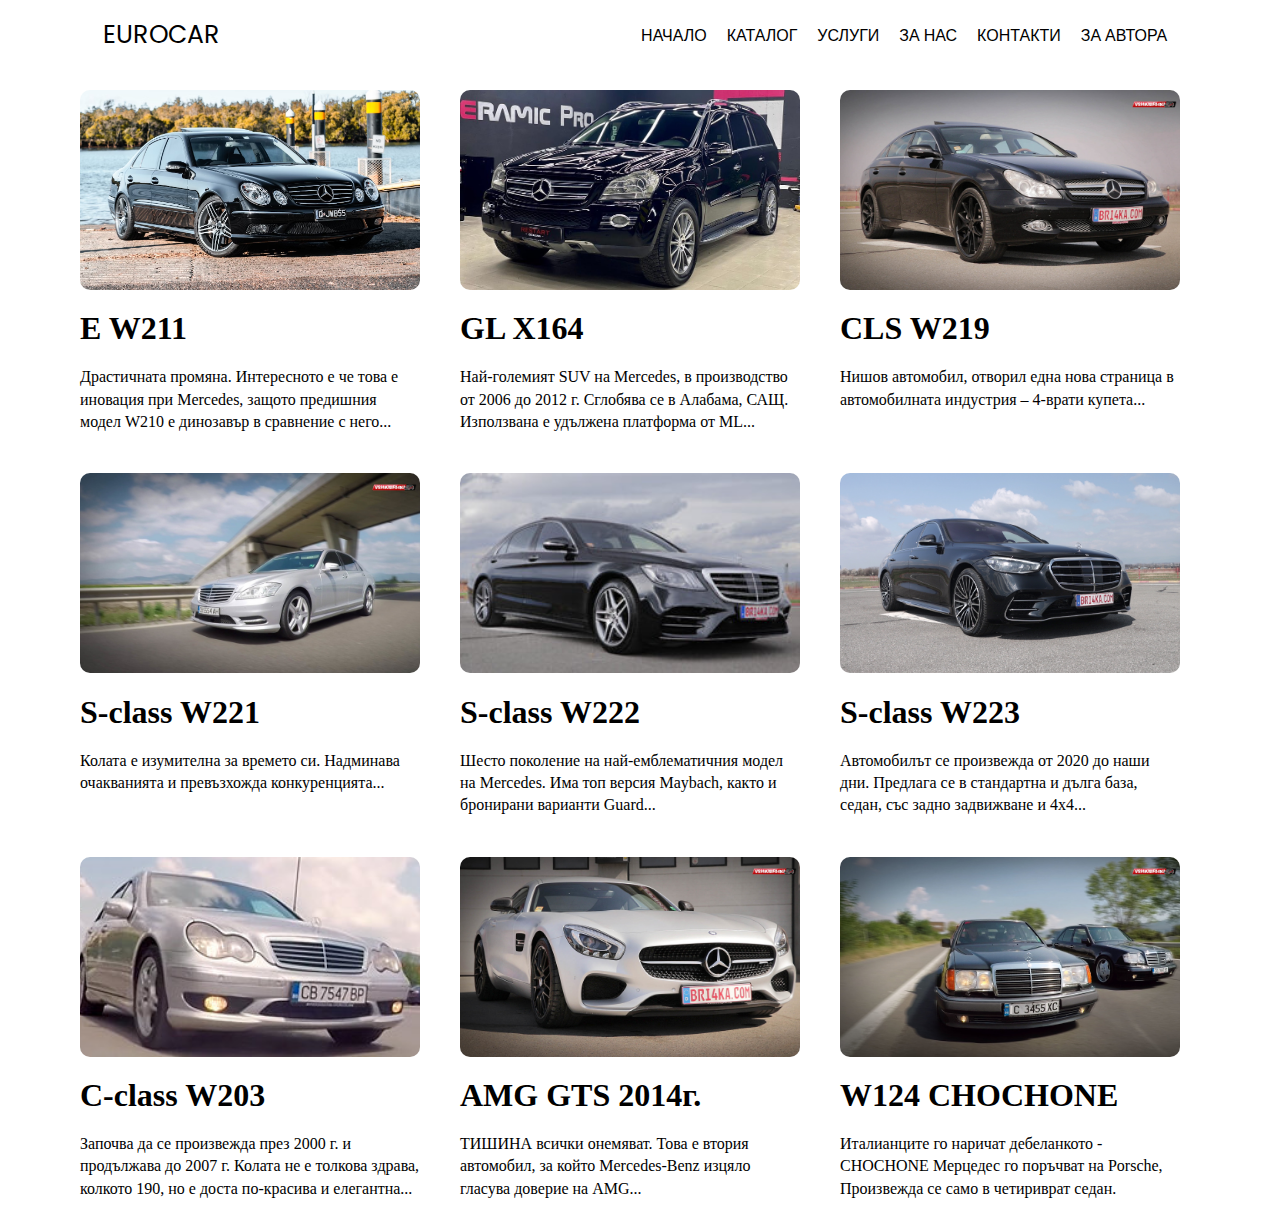
<file: catalog.html>
<!DOCTYPE html>
<html lang="en">
  <head>
    <meta charset="UTF-8" />
    <meta http-equiv="X-UA-Compatible" content="IE=edge" />
    <meta name="viewport" content="width=device-width, initial-scale=1.0" />
    <link rel="stylesheet" href="css/catalog.css" />
    <title>Каталог</title>
  </head>
  <body>
    <nav>
      <a href="index.html"><div class="logo" style="font-size: 25px">EuroCar</div></a>

      <div class="bars">
        <div class="bar"></div>
        <div class="bar"></div>
        <div class="bar"></div>
      </div>

      <ul class="nav-items">
        <li><a href="index.html">Начало</a></li>
        <li><a href="catalog.html">Каталог</a></li>
        <li><a href="services.html">Услуги</a></li>
        <li><a href="us.html">За нас</a></li>
        <li><a href="contacts.html">Контакти</a></li>
        <li><a href="avtor.html">За автора</a></li>
      </ul>
    </nav>
    <div class="content">
      <div class="car car1">
        <a href="#">
          <div class="zoomImg">
            <img src="images/cars/w211.avif" alt="w211" />
            <h1>E W211</h1>
          </div>
        </a>
        <p>
          Драстичната промяна. Интересното е че това е иновация при Mercedes,
          защото предишния модел W210 е динозавър в сравнение с него...
        </p>
      </div>
      <div class="car car2">
        <a href="#">
          <div class="zoomImg">
            <img src="images/cars/x164.jpeg" alt="x164" />
            <h1>GL X164</h1>
          </div>
        </a>
        <p>
          Най-големият SUV на Mercedes, в производство от 2006 до 2012 г.
          Сглобява се в Алабама, САЩ. Използвана е удължена платформа от ML...
        </p>
      </div>
      <div class="car car3">
        <a href="#">
          <div class="zoomImg">
            <img src="images/cars/w219.jpeg" alt="w219" />
            <h1>CLS W219</h1>
          </div>
        </a>
        <p>
          Нишов автомобил, отворил една нова страница в автомобилната индустрия
          – 4-врати купета...
        </p>
      </div>
      <div class="car car4">
        <a href="#">
          <div class="zoomImg">
            <img src="images/cars/w221.jpeg" alt="w221" />
            <h1>S-class W221</h1>
          </div>
        </a>
        <p>
          Колата е изумителна за времето си. Надминава очакванията и превъзхожда
          конкуренцията...
        </p>
      </div>
      <div class="car car5">
        <a href="#">
          <div class="zoomImg">
            <img src="images/cars/w222.jpeg" alt="w222" />
            <h1>S-class W222</h1>
          </div>
        </a>
        <p>
          Шесто поколение на най-емблематичния модел на Mercedes. Има топ версия
          Maybach, както и бронирани варианти Guard...
        </p>
      </div>
      <div class="car car6">
        <a href="#">
          <div class="zoomImg">
            <img src="images/cars/w223.jpeg" alt="w223" />
            <h1>S-class W223</h1>
          </div>
        </a>
        <p>
          Автомобилът се произвежда от 2020 до наши дни. Предлага се в
          стандартна и дълга база, седан, със задно задвижване и 4х4...
        </p>
      </div>
      <div class="car car7">
        <a href="#">
          <div class="zoomImg">
            <img src="images/cars/w203.jpeg" alt="w203" />
            <h1>C-class W203</h1>
          </div>
        </a>
        <p>
          Започва да се произвежда през 2000 г. и продължава до 2007 г. Колата
          не е толкова здрава, колкото 190, но е доста по-красива и елегантна...
        </p>
      </div>
      <div class="car car8">
        <a href="#">
          <div class="zoomImg">
            <img src="images/cars/gt.jpeg" alt="gt" />
            <h1>AMG GTS 2014г.</h1>
          </div>
        </a>
        <p>
          ТИШИНА всички онемяват. Това е втория aвтомобил, за който
          Mercedes-Benz изцяло гласува доверие на AMG...
        </p>
      </div>
      <div class="car car9">
        <a href="#">
          <div class="zoomImg">
            <img src="images/cars/w124.jpeg" alt="w124" />
            <h1>W124 CHOCHONE</h1>
          </div>
        </a>
        <p>
          Италианците го наричат дебеланкото - CHOCHONE Мерцедес го поръчват на
          Porsche, Произвежда се само в четириврат седан.
        </p>
      </div>
    </div>
    <script src="main.js"></script>
  </body>
</html>
</file>
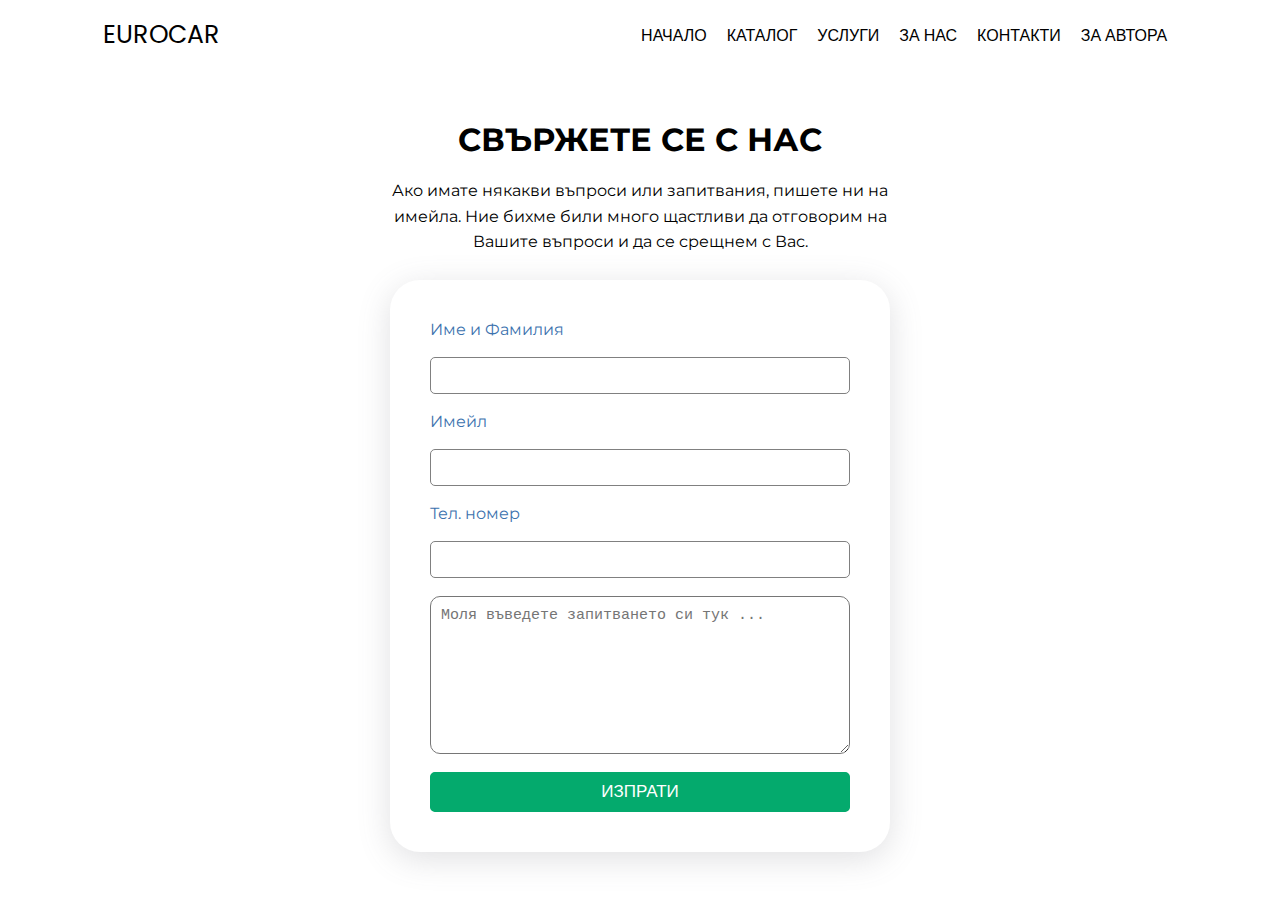
<file: contacts.html>
<!DOCTYPE html>
<html lang="en">
  <head>
    <meta charset="UTF-8" />
    <meta http-equiv="X-UA-Compatible" content="IE=edge" />
    <meta name="viewport" content="width=device-width, initial-scale=1.0" />
    <title>За нас</title>
    <link rel="stylesheet" href="css/contacts.css" />
  </head>
  <body>
    <nav>
      <a href="index.html">
        <div class="logo" style="font-size: 25px">EuroCar</div>
      </a>

      <div class="bars">
        <div class="bar"></div>
        <div class="bar"></div>
        <div class="bar"></div>
      </div>

      <ul class="nav-items">
        <li><a href="index.html">Начало</a></li>
        <li><a href="catalog.html">Каталог</a></li>
        <li><a href="services.html">Услуги</a></li>
        <li><a href="us.html">За нас</a></li>
        <li><a href="contacts.html">Контакти</a></li>
        <li><a href="avtor.html">За автора</a></li>
      </ul>
    </nav>
    <div class="content">
      <div style="text-align: center">
        <h1>СВЪРЖЕТЕ СЕ С НАС</h1>
        <br />
        <p>
          Ако имате някакви въпроси или запитвания, пишете ни на имейла. Ние
          бихме били много щастливи да отговорим на Вашите въпроси и да се
          срещнем с Вас.
        </p>
      </div>
      <form>
        <label for="name">Име и Фамилия</label>
        <input type="text" class="inputBox" />
        <label for="email">Имейл</label>
        <input type="email" class="inputBox" />
        <label for="phone">Тел. номер</label>
        <input type="number" class="inputBox" />
        <textarea
          class="inquiry"
          placeholder="Моля въведете запитването си тук ..."
          cols="30"
          rows="8"
        ></textarea>
        <button class="submit">ИЗПРАТИ</button>
      </form>
    </div>
    <script src="main.js"></script>
  </body>
</html>
</file>
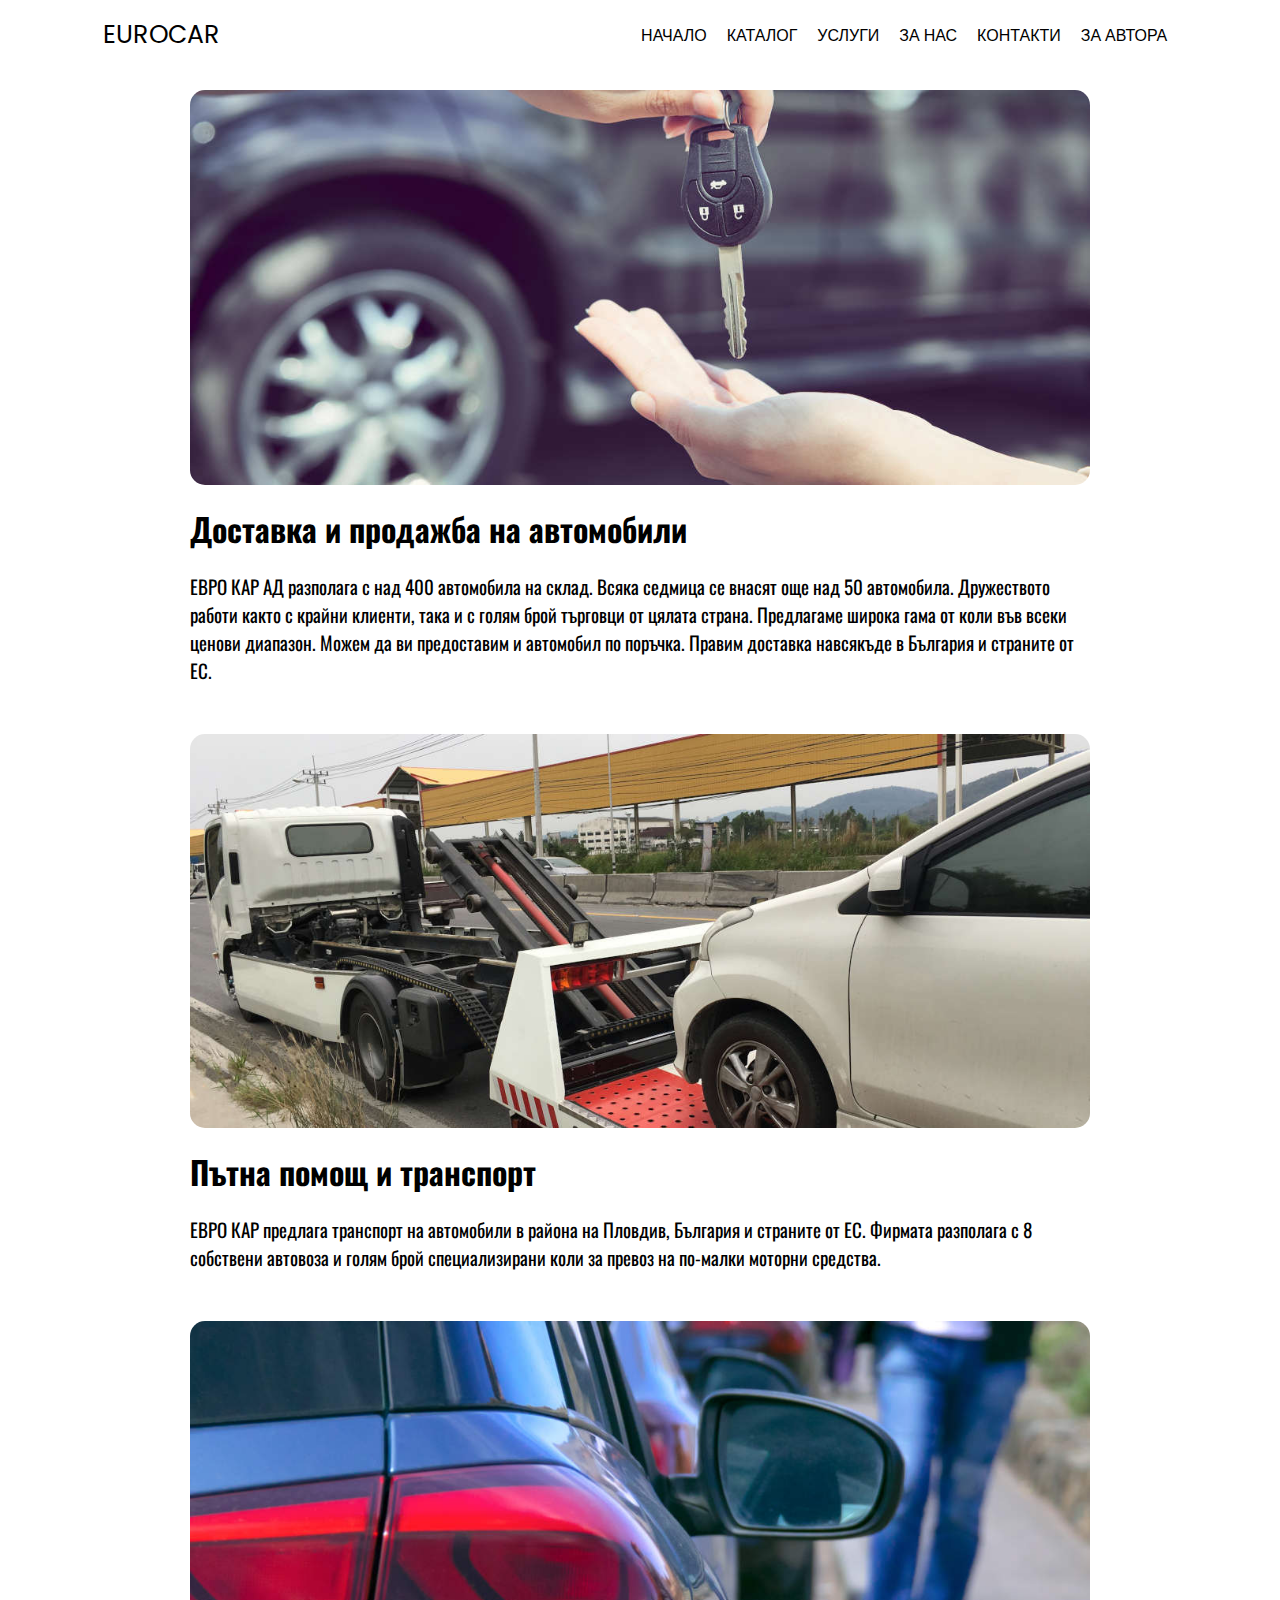
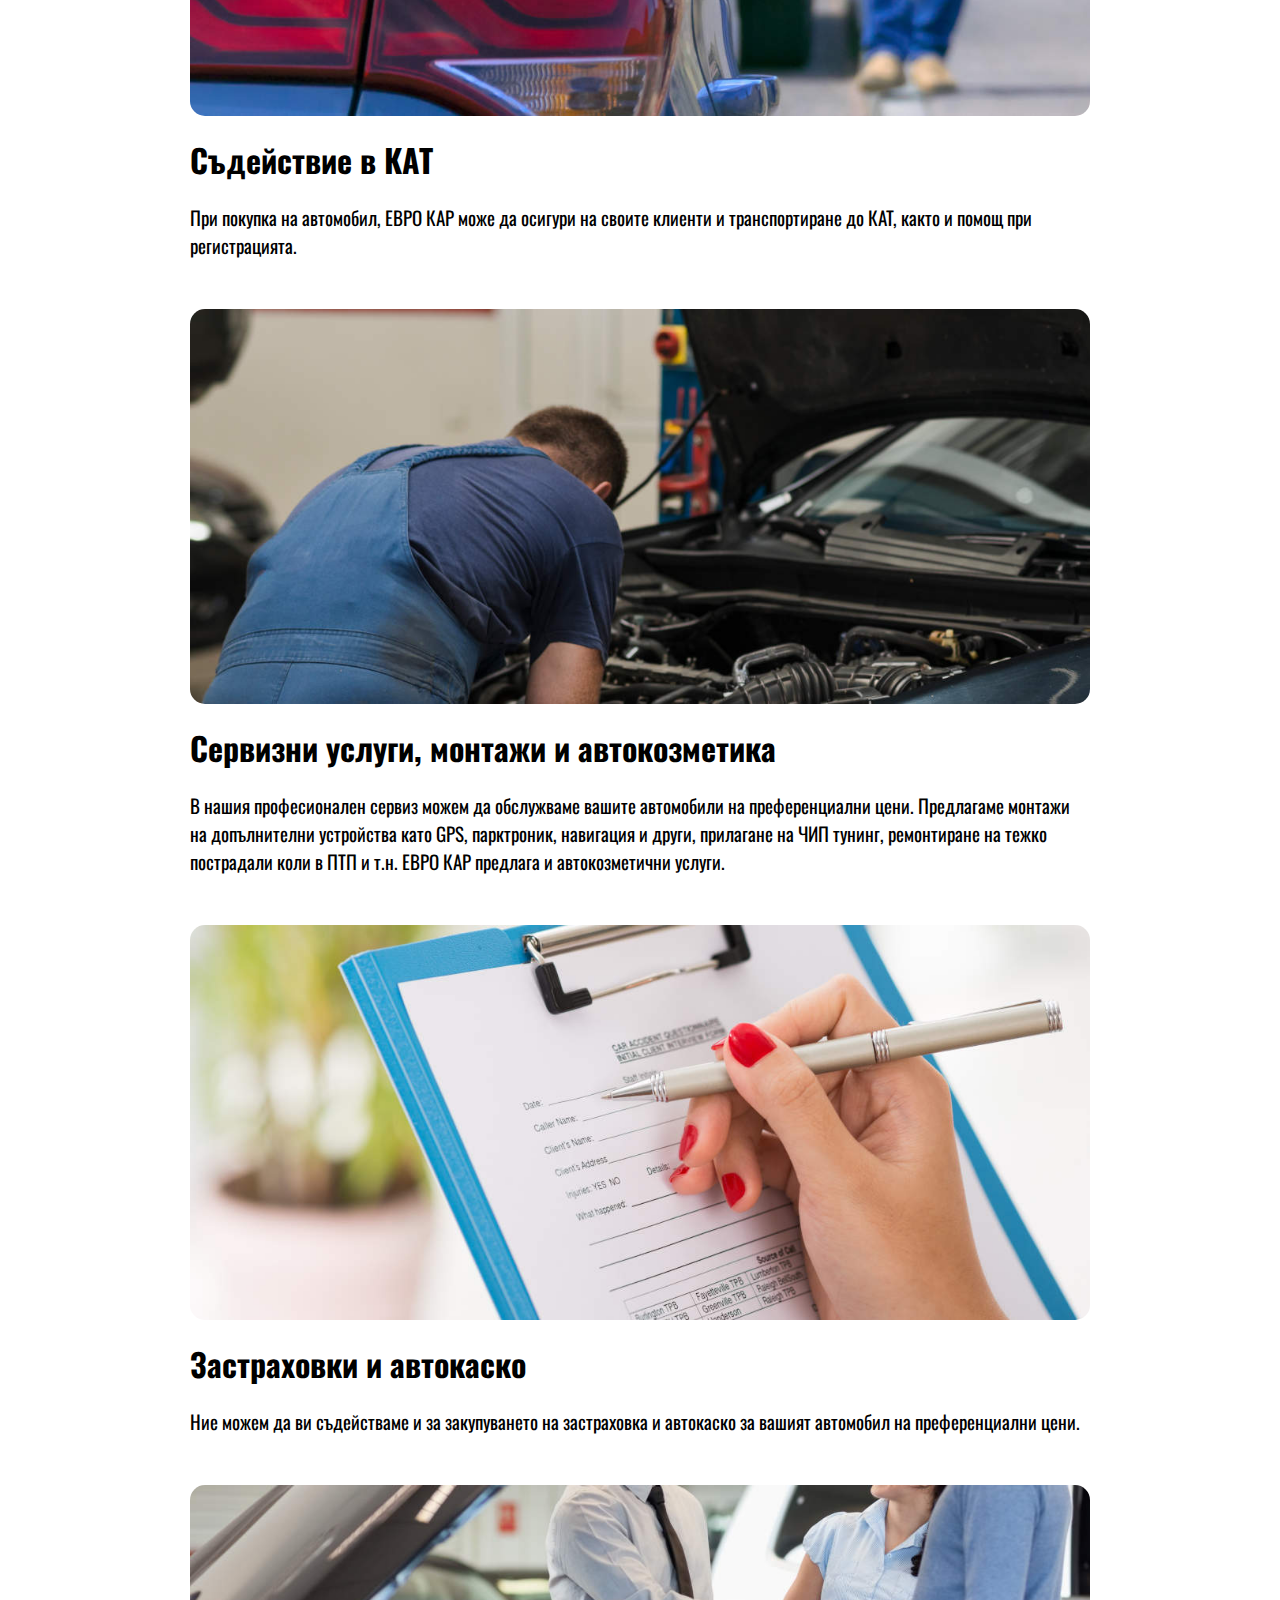
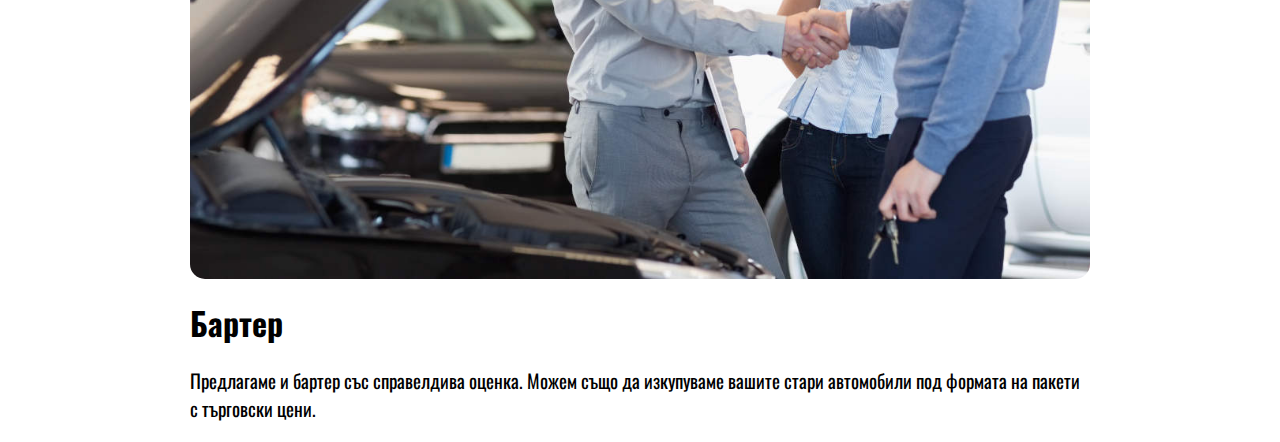
<file: services.html>
<!DOCTYPE html>
<html lang="en">
  <head>
    <meta charset="UTF-8" />
    <meta http-equiv="X-UA-Compatible" content="IE=edge" />
    <meta name="viewport" content="width=device-width, initial-scale=1.0" />
    <link rel="stylesheet" href="css/services.css" />
    <title>Услуги</title>
  </head>
  <body>
    <nav>
      <a href="index.html">
        <div class="logo" style="font-size: 25px">EuroCar</div>
      </a>

      <div class="bars">
        <div class="bar"></div>
        <div class="bar"></div>
        <div class="bar"></div>
      </div>

      <ul class="nav-items">
        <li><a href="index.html">Начало</a></li>
        <li><a href="catalog.html">Каталог</a></li>
        <li><a href="services.html">Услуги</a></li>
        <li><a href="us.html">За нас</a></li>
        <li><a href="contacts.html">Контакти</a></li>
        <li><a href="avtor.html">За автора</a></li>
      </ul>
    </nav>
    <div class="services">
      <div class="service service1">
        <img src="images/services/car-sale.jpeg" alt="car-sale" />
        <h1>Доставка и продажба на автомобили</h1>
        <p>
          ЕВРО КАР АД разполага с над 400 автомобила на склад. Всяка седмица се
          внасят още над 50 автомобила. Дружеството работи както с крайни
          клиенти, така и с голям брой търговци от цялата страна. Предлагаме
          широка гама от коли във всеки ценови диапазон. Можем да ви предоставим
          и автомобил по поръчка. Правим доставка навсякъде в България и
          страните от ЕС.
        </p>
      </div>
      <div class="service service2">
        <img src="images/services/car-help.jpeg" alt="car-help" />
        <h1>Пътна помощ и транспорт</h1>
        <p>
          ЕВРО КАР предлага транспорт на автомобили в района на Пловдив,
          България и страните от ЕС. Фирмата разполага с 8 собствени автовоза и
          голям брой специализирани коли за превоз на по-малки моторни средства.
        </p>
      </div>
      <div class="service service3">
        <img src="images/services/car-kat.jpeg" alt="car-in-kat" />
        <h1>Съдействие в КАТ</h1>
        <p>
          При покупка на автомобил, ЕВРО КАР може да осигури на своите клиенти и
          транспортиране до КАТ, както и помощ при регистрацията.
        </p>
      </div>
      <div class="service service4">
        <img src="images/services/car-repair.jpg" alt="carp-repair" />
        <h1>Сервизни услуги, монтажи и автокозметика</h1>
        <p>
          В нашия професионален сервиз можем да обслужваме вашите автомобили на
          преференциални цени. Предлагаме монтажи на допълнителни устройства
          като GPS, парктроник, навигация и други, прилагане на ЧИП тунинг,
          ремонтиране на тежко пострадали коли в ПТП и т.н. ЕВРО КАР предлага и
          автокозметични услуги.
        </p>
      </div>
      <div class="service service5">
        <img src="images/services/car-insurance.jpg" alt="car-insurance" />
        <h1>Застраховки и автокаско</h1>
        <p>
          Ние можем да ви съдействаме и за закупуването на застраховка и
          автокаско за вашият автомобил на преференциални цени.
        </p>
      </div>
      <div class="service service6">
        <img src="images/services/car-barter.jpeg" alt="car-barter" />
        <h1>Бартер</h1>
        <p>
          Предлагаме и бартер със справелдива оценка. Можем също да изкупуваме
          вашите стари автомобили под формата на пакети с търговски цени.
        </p>
      </div>
    </div>
    <script src="main.js"></script>
  </body>
</html>
</file>
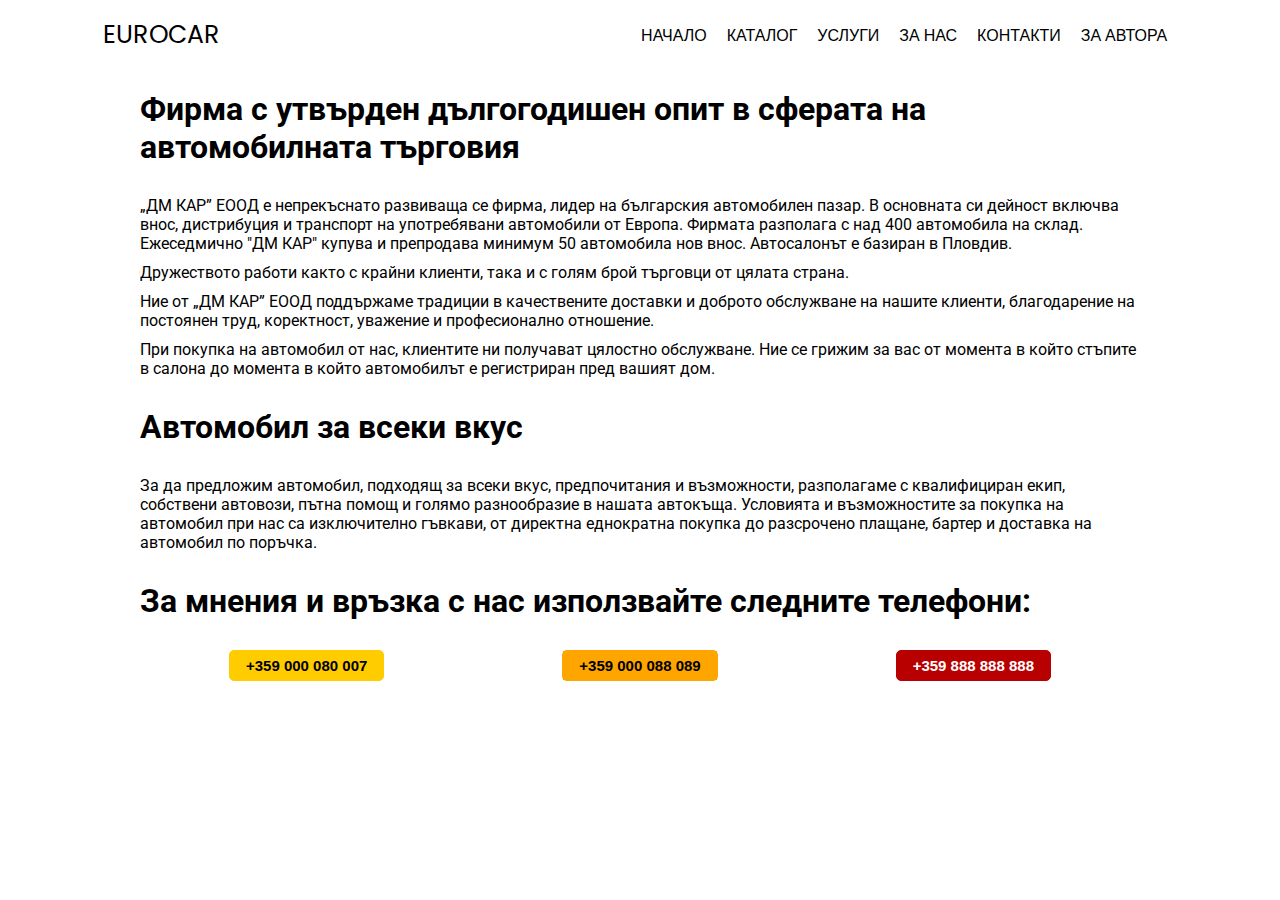
<file: us.html>
<!DOCTYPE html>
<html lang="en">
  <head>
    <meta charset="UTF-8" />
    <meta http-equiv="X-UA-Compatible" content="IE=edge" />
    <meta name="viewport" content="width=device-width, initial-scale=1.0" />
    <title>За нас</title>
    <link rel="stylesheet" href="css/us.css" />
  </head>
  <body>
    <nav>
      <a href="index.html">
        <div class="logo" style="font-size: 25px">EuroCar</div>
      </a>

      <div class="bars">
        <div class="bar"></div>
        <div class="bar"></div>
        <div class="bar"></div>
      </div>

      <ul class="nav-items">
        <li><a href="index.html">Начало</a></li>
        <li><a href="catalog.html">Каталог</a></li>
        <li><a href="services.html">Услуги</a></li>
        <li><a href="us.html">За нас</a></li>
        <li><a href="contacts.html">Контакти</a></li>
        <li><a href="avtor.html">За автора</a></li>
      </ul>
    </nav>
    <div class="content">
      <h1>
        Фирма с утвърден дългогодишен опит в сферата на автомобилната търговия
      </h1>
      <p>
        „ДМ КАР” ЕООД е непрекъснато развиваща се фирма, лидер на българския
        автомобилен пазар. В основната си дейност включва внос, дистрибуция и
        транспорт на употребявани автомобили от Европа. Фирмата разполага с над
        400 автомобила на склад. Ежеседмично "ДМ КАР" купува и препродава
        минимум 50 автомобила нов внос. Автосалонът е базиран в Пловдив.
      </p>
      <p>
        Дружеството работи както с крайни клиенти, така и с голям брой търговци
        от цялата страна.
      </p>
      <p>
        Ние от „ДМ КАР” ЕООД поддържаме традиции в качествените доставки и
        доброто обслужване на нашите клиенти, благодарение на постоянен труд,
        коректност, уважение и професионално отношение.
      </p>
      <p>
        При покупка на автомобил от нас, клиентите ни получават цялостно
        обслужване. Ние се грижим за вас от момента в който стъпите в салона до
        момента в който автомобилът е регистриран пред вашият дом.
      </p>
      <h1>Автомобил за всеки вкус</h1>
      <p>
        За да предложим автомобил, подходящ за всеки вкус, предпочитания и
        възможности, разполагаме с квалифициран екип, собствени автовози, пътна
        помощ и голямо разнообразие в нашата автокъща. Условията и възможностите
        за покупка на автомобил при нас са изключително гъвкави, от директна
        еднократна покупка до разсрочено плащане, бартер и доставка на автомобил
        по поръчка.
      </p>
      <h1>За мнения и връзка с нас използвайте следните телефони:</h1>
      <div class="buttons">
        <a href="#"><button class="btn1">+359 000 080 007</button></a>
        <a href="#"><button class="btn2">+359 000 088 089</button></a>
        <a href="#"><button class="btn3">+359 888 888 888</button></a>
      </div>
    </div>
    <script src="main.js"></script>
  </body>
</html>
</file>
<file: css/catalog.css>
@import url("https://fonts.googleapis.com/css2?family=Kanit:wght@600;700&family=Poppins:wght@500&display=swap");
@import url("https://fonts.googleapis.com/css2?family=Varela+Round&display=swap");
* {
  box-sizing: border-box;
  margin: 0;
  padding: 0;
}
body {
  height: 100vh;
}
a {
  text-decoration: none;
}
nav {
  font-family: "Poppins", sans-serif;
  width: 100%;
  height: 70px;
  display: flex;
  justify-content: space-around;
  align-items: center;
  color: black;
  text-transform: uppercase;
  /* background: rgba(11, 5, 29, 0.966); */
}
.nav-items {
  height: 100%;
  display: flex;
  align-items: center;
  list-style-type: none;
}
.logo {
  color: #000;
  transition: 0.2s;
}
.nav-items li {
  height: 100%;
  padding: 10px;
  display: flex;
  align-items: center;
  transition: 0.5s;
  cursor: pointer;
  border-radius: 5px;
}
.logo:hover,
.nav-items a:hover {
  color: rgb(255, 0, 0);
}
.nav-items a {
  color: black;
  transition: 0.3s;
}

/* optimize navbar for ipad screen */
@media (max-width: 1000px) {
  .nav-items li {
    padding: 5px;
    font-size: 14px;
  }
}

/* optimize navbar for mobile phone */
@media (max-width: 850px) {
  .nav-items {
    height: 320px;
    width: 100%;
    padding: 10px;
    color: black;
    position: fixed;
    top: 70px;
    flex-direction: column;
    right: -100%;
    z-index: 99;
    transition: 0.2s ease-in;
    background: #fff;
    border-radius: 15px;
  }
  .nav-items li {
    width: 100%;
    justify-content: center;
  }
  .bars {
    height: auto;
    width: 22px;
    cursor: pointer;
  }

  .bars .bar {
    height: 2px;
    width: 100%;
    background: #000;
    margin: 4px;
  }
}

/* The active class below will be used to toggle the nav -items in JS */
nav .nav-items.active {
  right: 0;
}

/* style the content of the page */
.content {
  margin: auto;
  /* width: 1260px; */
  width: fit-content;
  display: grid;
  grid-template-columns: 380px 380px 380px;
  grid-template-rows: auto auto auto;
  column-gap: 50px;
}
.car {
  padding: 20px;
  display: flex;
  flex-direction: column;
  gap: 15px;
  line-height: 1.4;
}
.content img {
  width: 100%;
  height: 200px;
  margin-bottom: 10px;
  border-radius: 10px;
  object-fit: cover;
}
.zoomImg {
  color: #000;
  transition: 0.2s;
}
.zoomImg:hover {
  color: #ff0000;
}
@media (max-width: 1280px) {
  .content {
    width: 1160px;
    column-gap: 0px;
  }
}
@media (max-width: 1160px) {
  .content {
    width: fit-content;
    grid-template-columns: 380px 380px;
  }
}
@media (max-width: 760px) {
  .content {
    width: fit-content;
    grid-template-columns: 380px;
  }
}
</file>
<file: css/contacts.css>
@import url("https://fonts.googleapis.com/css2?family=Kanit:wght@600;700&family=Poppins:wght@500&display=swap");
@import url("https://fonts.googleapis.com/css2?family=Montserrat:ital,wght@1,500&display=swap");
* {
  box-sizing: border-box;
  margin: 0;
  padding: 0;
}
body {
  height: 100vh;
}
a {
  text-decoration: none;
}
nav {
  font-family: "Poppins", sans-serif;
  width: 100%;
  height: 70px;
  display: flex;
  justify-content: space-around;
  align-items: center;
  color: black;
  text-transform: uppercase;
  /* background: rgba(11, 5, 29, 0.966); */
}
.nav-items {
  height: 100%;
  display: flex;
  align-items: center;
  list-style-type: none;
}
.logo {
  color: #000;
  transition: 0.2s;
}
.nav-items li {
  height: 100%;
  padding: 10px;
  display: flex;
  align-items: center;
  transition: 0.5s;
  cursor: pointer;
  border-radius: 5px;
}
.logo:hover,
.nav-items a:hover {
  color: rgb(255, 0, 0);
}
.nav-items a {
  color: black;
  transition: 0.3s;
}

/* optimize navbar for ipad screen */
@media (max-width: 1000px) {
  .nav-items li {
    padding: 5px;
    font-size: 14px;
  }
}

/* optimize navbar for mobile phone */
@media (max-width: 850px) {
  .nav-items {
    height: 320px;
    width: 100%;
    padding: 10px;
    color: black;
    position: fixed;
    top: 70px;
    flex-direction: column;
    right: -100%;
    z-index: 99;
    transition: 0.2s ease-in;
    background: #fff;
    border-radius: 15px;
  }
  .nav-items li {
    width: 100%;
    justify-content: center;
  }
  .bars {
    height: auto;
    width: 22px;
    cursor: pointer;
  }

  .bars .bar {
    height: 2px;
    width: 100%;
    background: #000;
    margin: 4px;
  }
}

/* The active class below will be used to toggle the nav -items in JS */
nav .nav-items.active {
  right: 0;
}

/* style the content */
.content {
  font-family: "Montserrat", sans-serif;
  width: fit-content;
  height: 86vh;
  padding: 50px;
  margin: auto;
  display: flex;
  justify-content: center;
  align-items: center;
  flex-direction: row;
  gap: 60px;
}
.content p {
  width: 500px;
  line-height: 1.6;
}
.content form {
  width: 500px;
  padding: 40px;
  display: flex;
  flex-direction: column;
  gap: 18px;
  border-radius: 30px;
  box-shadow: rgba(100, 100, 111, 0.2) 0px 7px 33px 0px;
}
.content label {
  color: #3c72ae;
}
.inputBox {
  width: 100%;
  padding: 7px;
  font-size: 18px;
  border-radius: 5px;
  border: 1px solid gray;
}
.inquiry {
  padding: 10px;
  font-size: 15px;
  border-radius: 10px;
}
.submit {
  width: 100%;
  height: 40px;
  position: relative;
  font-size: 17px;
  color: white;
  cursor: pointer;
  border: 0px;
  border-radius: 7px;
  background: #04aa6d;
}
.submit::before {
  content: "";
  position: absolute;
  inset: 0;
  z-index: -1;
  border: 2px solid #04aa6d;
  border-radius: 5px;
  transition: 400ms;
}
.submit:hover {
  background: #049661;
}
.submit:hover::before {
  inset: -5px;
}
/* optimize for smaller screen desktop/tablet */
@media (max-width: 1300px) {
  .content {
    height: fit-content;
    flex-direction: column;
    gap: 25px;
  }
}
@media (max-width: 720px) {
  .content {
    width: 75%;
    padding: 50px 0px 50px 0px;
  }
  .content p,
  .content form {
    width: 100%;
  }
}
</file>
<file: css/services.css>
@import url("https://fonts.googleapis.com/css2?family=Kanit:wght@600;700&family=Poppins:wght@500&display=swap");
@import url("https://fonts.googleapis.com/css2?family=Oswald:wght@200&display=swap");
* {
  box-sizing: border-box;
  margin: 0;
  padding: 0;
}
body {
  height: 100vh;
}
a {
  text-decoration: none;
}
nav {
  font-family: "Poppins", sans-serif;
  width: 100%;
  height: 70px;
  display: flex;
  justify-content: space-around;
  align-items: center;
  color: black;
  text-transform: uppercase;
  /* background: rgba(11, 5, 29, 0.966); */
}
.nav-items {
  height: 100%;
  display: flex;
  align-items: center;
  list-style-type: none;
}
.logo {
  color: #000;
  transition: 0.2s;
}
.nav-items li {
  height: 100%;
  padding: 10px;
  display: flex;
  align-items: center;
  transition: 0.5s;
  cursor: pointer;
  border-radius: 5px;
}
.logo:hover,
.nav-items a:hover {
  color: rgb(255, 0, 0);
}
.nav-items a {
  color: black;
  transition: 0.3s;
}

/* optimize navbar for ipad screen */
@media (max-width: 1000px) {
  .nav-items li {
    padding: 5px;
    font-size: 14px;
  }
}

/* optimize navbar for mobile phone */
@media (max-width: 850px) {
  .nav-items {
    height: 320px;
    width: 100%;
    padding: 10px;
    color: black;
    position: fixed;
    top: 70px;
    flex-direction: column;
    right: -100%;
    z-index: 99;
    transition: 0.2s ease-in;
    background: #fff;
    border-radius: 15px;
  }
  .nav-items li {
    width: 100%;
    justify-content: center;
  }
  .bars {
    height: auto;
    width: 22px;
    cursor: pointer;
  }

  .bars .bar {
    height: 2px;
    width: 100%;
    background: #000;
    margin: 4px;
  }
}

/* The active class below will be used to toggle the nav -items in JS */
nav .nav-items.active {
  right: 0;
}

/* style the content */
.services {
  font-family: "Oswald", sans-serif;
  padding: 20px;
  display: flex;
  flex-direction: column;
  align-items: center;
  gap: 50px;
}
.service {
  width: 900px;
  display: flex;
  flex-direction: column;
  gap: 20px;
}
.service img {
  width: 100%;
  object-fit: cover;
  border-radius: 15px;
}
.service p {
  font-size: 19px;
}
@media (max-width: 940px) {
  .service {
    width: 700px;
  }
}
@media (max-width: 741px) {
  .service {
    width: 350px;
  }
}
</file>
<file: css/us.css>
@import url("https://fonts.googleapis.com/css2?family=Kanit:wght@600;700&family=Poppins:wght@500&display=swap");
@import url("https://fonts.googleapis.com/css2?family=Roboto:wght@300&display=swap");
* {
  box-sizing: border-box;
  margin: 0;
  padding: 0;
}
body {
  height: 100vh;
}
a {
  text-decoration: none;
}
nav {
  font-family: "Poppins", sans-serif;
  width: 100%;
  height: 70px;
  display: flex;
  justify-content: space-around;
  align-items: center;
  color: black;
  text-transform: uppercase;
  /* background: rgba(11, 5, 29, 0.966); */
}
.nav-items {
  height: 100%;
  display: flex;
  align-items: center;
  list-style-type: none;
}
.logo {
  color: #000;
  transition: 0.2s;
}
.nav-items li {
  height: 100%;
  padding: 10px;
  display: flex;
  align-items: center;
  transition: 0.5s;
  cursor: pointer;
  border-radius: 5px;
}
.logo:hover,
.nav-items a:hover {
  color: rgb(255, 0, 0);
}
.nav-items a {
  color: black;
  transition: 0.3s;
}

/* optimize navbar for ipad screen */
@media (max-width: 1000px) {
  .nav-items li {
    padding: 5px;
    font-size: 14px;
  }
}

/* optimize navbar for mobile phone */
@media (max-width: 850px) {
  .nav-items {
    height: 320px;
    width: 100%;
    padding: 10px;
    color: black;
    position: fixed;
    top: 70px;
    flex-direction: column;
    right: -100%;
    z-index: 99;
    transition: 0.2s ease-in;
    background: #fff;
    border-radius: 15px;
  }
  .nav-items li {
    width: 100%;
    justify-content: center;
  }
  .bars {
    height: auto;
    width: 22px;
    cursor: pointer;
  }

  .bars .bar {
    height: 2px;
    width: 100%;
    background: #000;
    margin: 4px;
  }
}

/* The active class below will be used to toggle the nav -items in JS */
nav .nav-items.active {
  right: 0;
}

/* style the content */
.content {
  font-family: "Roboto", sans-serif;
  width: 1000px;
  height: fit-content;
  margin: auto;
  display: flex;
  gap: 10px;
  flex-direction: column;
}
.content h1,
.content p {
  width: 100%;
}
.content h1 {
  margin: 20px 0px 20px 0px;
}
/* optimize for smaller desktop/table screen */
@media (max-width: 1055px) {
  .content {
    width: 700px;
  }
}
@media (max-width: 843px) {
  .content {
    width: 500px;
  }
}
@media (max-width: 700px) {
  .content {
    width: 350px;
  }
  .buttons {
    padding-bottom: 50px;
    flex-direction: column;
    align-items: center;
    gap: 20px;
  }
}
.buttons {
  width: 100%;
  display: flex;
  justify-content: space-around;
}
.buttons button {
  padding: 6px 16px 6px 16px;
  position: relative;
  font-size: 15px;
  font-weight: 700;
  cursor: pointer;
  border-radius: 5px;
}
.btn1 {
  background: rgb(255, 204, 0);
  border: 1px solid rgb(255, 204, 0);
  box-shadow: inset 0 0 0 0 #ff0000;
  transition: ease-in-out 400ms;
}
.btn1:hover {
  box-shadow: inset 160px 0 0 0 #ff0000;
}
.btn2 {
  background: orange;
  border: 1px solid orange;
}
.btn2::before {
  content: "";
  position: absolute;
  inset: 0;
  z-index: -1;
  transition: 400ms;
  border: 2px solid orange;
}
.btn2:hover::before {
  inset: -7px;
  border-radius: 5px;
}
.btn3 {
  color: white;
  background: #b90000;
  border: 1px solid #b90000;
  box-shadow: inset 0 0 0 0 red;
  transition: ease-in-out 400ms;
}
.btn3:hover {
  box-shadow: inset 0 0 0 160px red;
}
</file>
